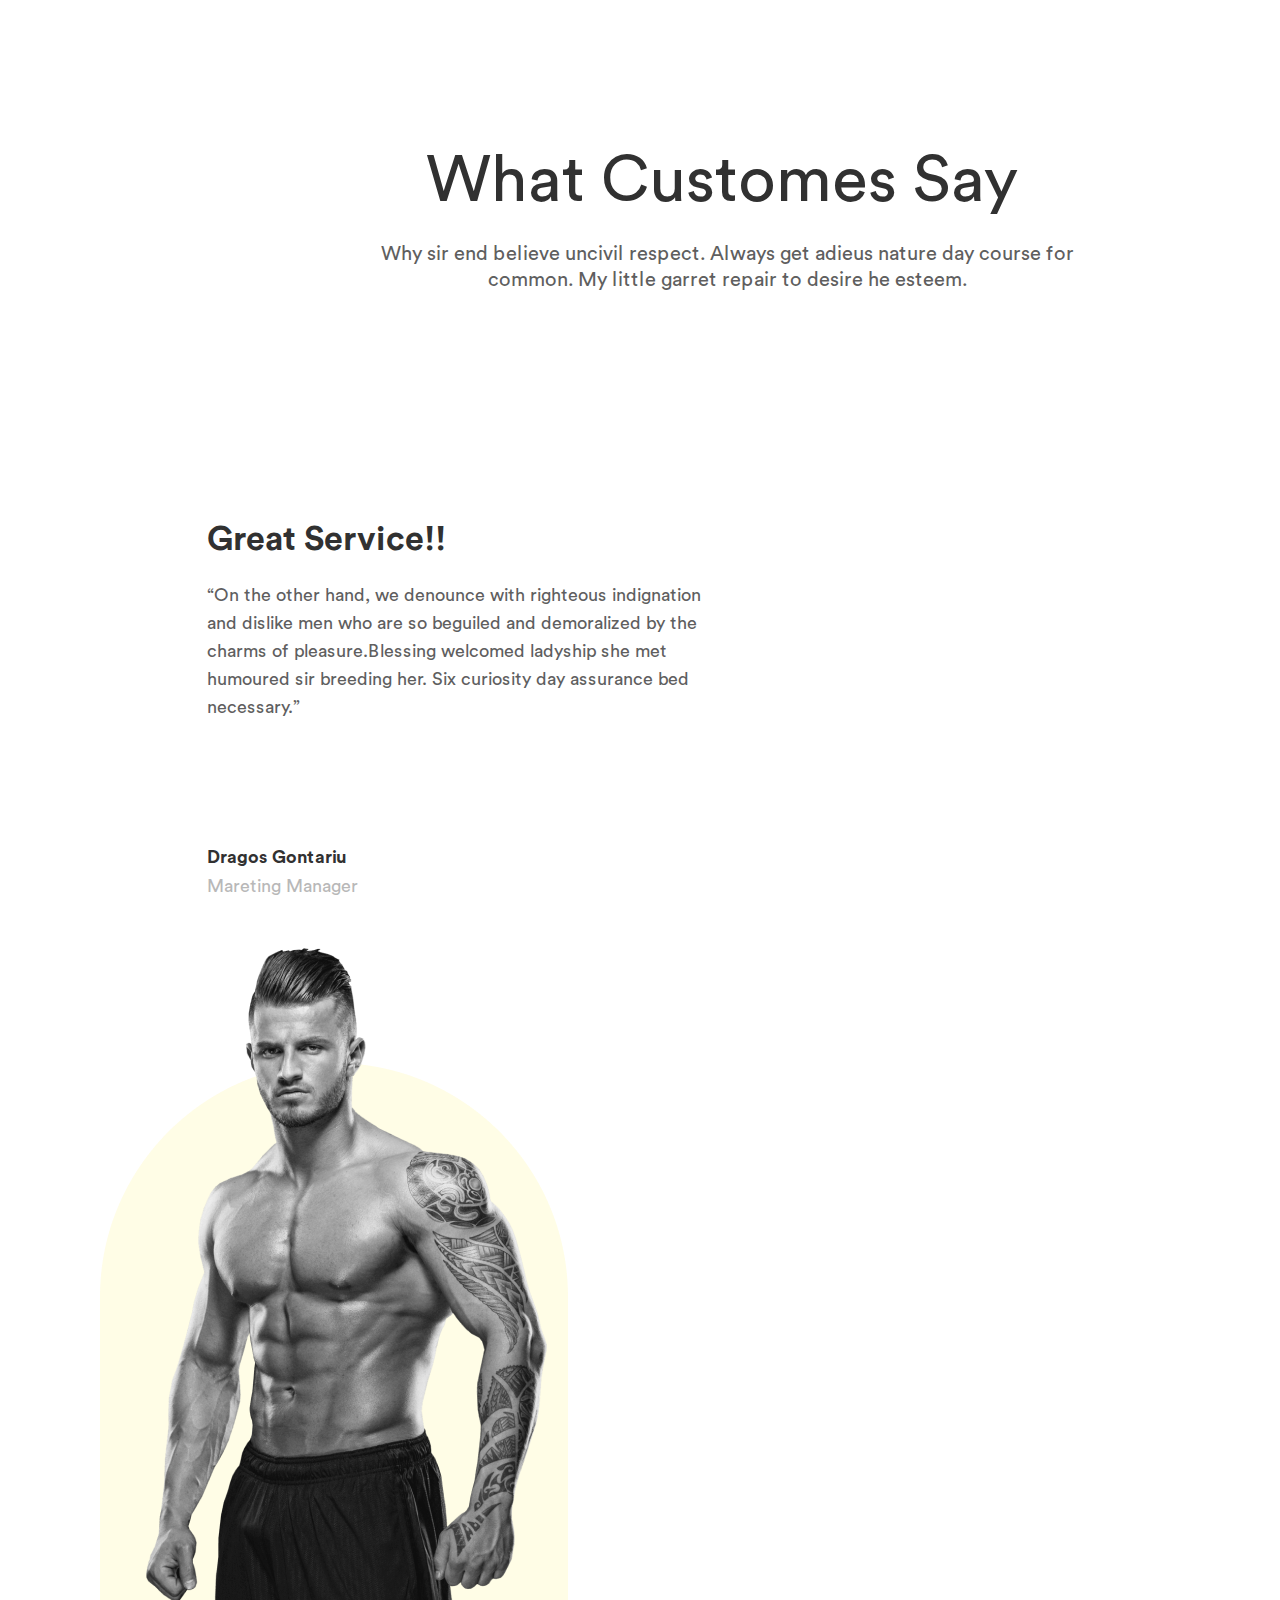
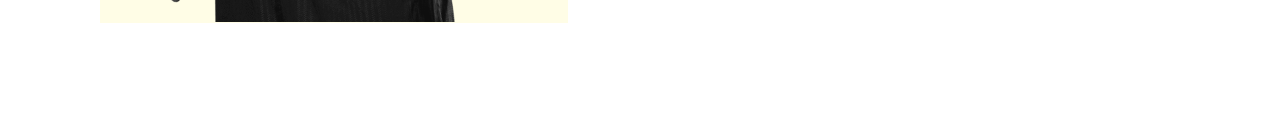
<file: index.html>
<!DOCTYPE html>
<html lang="ru">

<head>
	<meta charset="UTF-8">
	<meta http-equiv="X-UA-Compatible" content="IE=edge">
	<meta name="viewport" content="width=device-width, initial-scale=1.0">
	<link rel="stylesheet" href="css/style.css">
	<title>Lesson_6</title>
</head>

<body>
	<div class="wrapper">
		<header>

		</header>
		<main>
			<h1>What Customes Say</h1>
			<p class="text">Why sir end believe uncivil respect. Always get adieus nature day course for common. My little
				garret repair
				to desire he esteem.</p>
			<h2>Great Service!!</h2>
			<p class="paragraph">“On the other hand, we denounce with righteous indignation and dislike men who are so
				beguiled and
				demoralized by the charms of pleasure.Blessing welcomed ladyship she met humoured sir breeding her. Six
				curiosity day assurance bed necessary.”</p>
			<p class="word">Dragos Gontariu</p>
			<p class="word-2">Mareting Manager</p>
			<img src="img/Image (1).png" alt="Тренер">




		</main>
		<footer>

		</footer>

	</div>
</body>

</html>
</file>
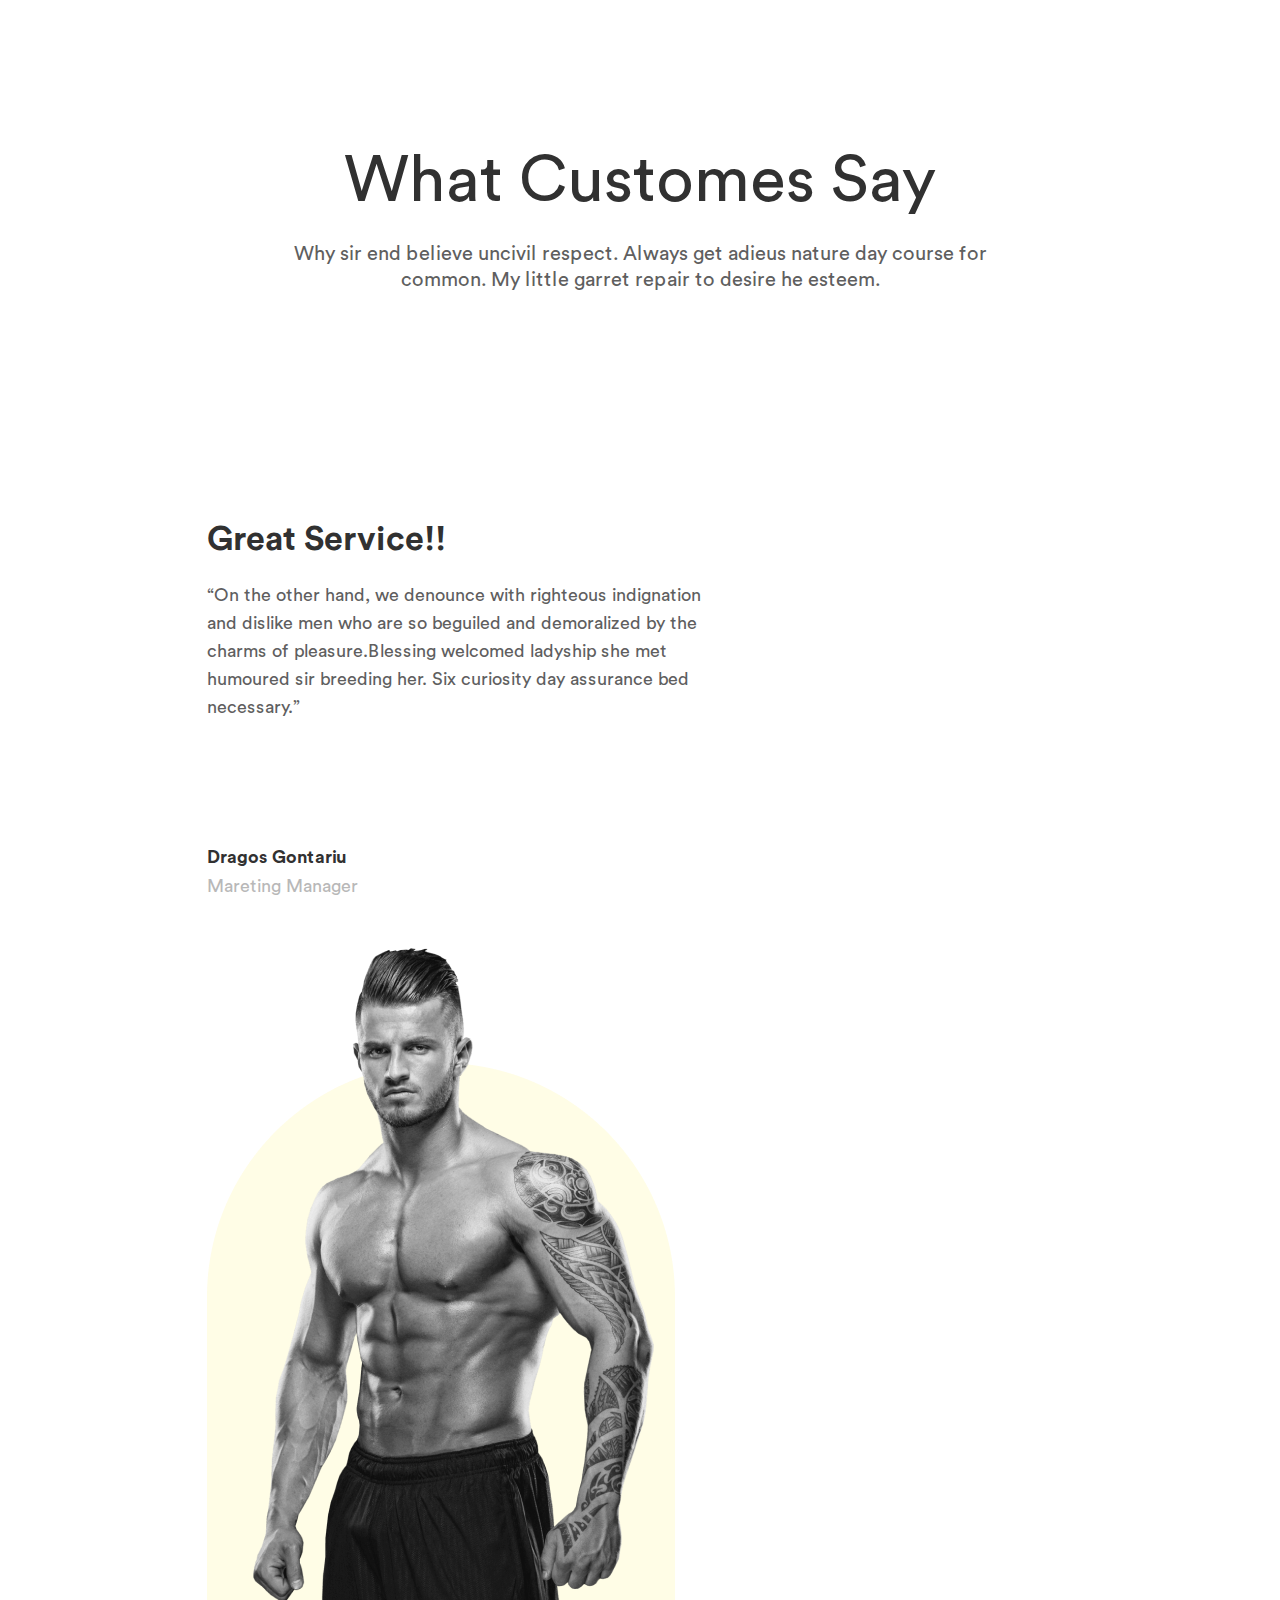
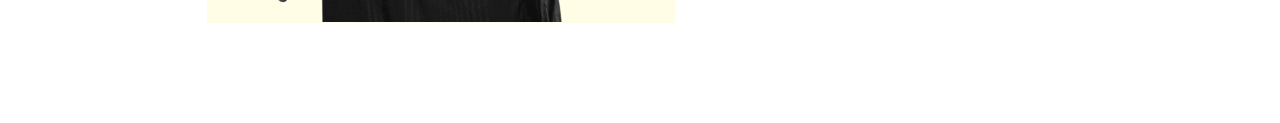
<file: index-2.html>
<!DOCTYPE html>
<html lang="ru">

<head>
	<meta charset="UTF-8">
	<meta http-equiv="X-UA-Compatible" content="IE=edge">
	<meta name="viewport" content="width=device-width, initial-scale=1.0">
	<link rel="stylesheet" href="css/style-2.css">
	<title>Lesson_6</title>
</head>

<body>
	<div class="wrapper">
		<header>
		</header>
		<main>
			<div class="article">
				<h1>What Customes Say</h1>
				<p class="text">Why sir end believe uncivil respect. Always get adieus nature day course for common. My
					little
					garret repair
					to desire he esteem.</p>
				<h2>Great Service!!</h2>
				<div class="container">
					<p class="paragraph">“On the other hand, we denounce with righteous indignation and dislike men who are
						so
						beguiled and
						demoralized by the charms of pleasure.Blessing welcomed ladyship she met humoured sir breeding her.
						Six
						curiosity day assurance bed necessary.”</p>
					<p class="word">Dragos Gontariu</p>
					<p class="word-2">Mareting Manager</p>
					<img src="img/image.png" alt="Тренер">
				</div>
			</div>
		</main>
		<footer>
		</footer>
	</div>
</body>

</html>
</file>
<file: css/style.css>
@import "null.css";
@font-face {
	font-family: "CircularStd";
	src: url("../fonts/CircularStd-Book.woff2") format("woff2"), url("../fonts/CircularStd-Book.woff") format("woff");
	font-weight: 400;
	font-style: normal;
	font-display: swap;
}
@font-face {
	font-family: "CircularStd";
	src: url("../fonts/CircularStd-Bold.woff2") format("woff2"), url("../fonts/CircularStd-Bold.woff") format("woff");
	font-weight: 700;
	font-style: normal;
	font-display: swap;
}
.wrapper {
	min-height: 100%;
	overflow: hidden;
	font-family: "CircularStd";
}
h1 {
	font-size: 65px;
	margin-left: 426px;
	margin-top: 140px;
	margin-bottom: 20px;
	color: #313131;
	line-height: 1.265;
}
.text {
	font-size: 20px;
	line-height: 1.265;
	margin-left: 352px;
	max-width: 750px;
	color: #5f5f5f;
	text-align: center;
	margin-bottom: 224px;
}
h2 {
	font-size: 34px;
	font-weight: 700;
	margin-left: 207px;
	margin-bottom: 20px;
	line-height: 1.3;
	color: #313131;
}
.paragraph {
	font-size: 18px;
	line-height: 1.56;
	margin-left: 207px;
	max-width: 508px;
	color: #5f5f5f;
	margin-bottom: 125px;
}
.word {
	font-size: 18px;
	font-weight: 700;
	line-height: 1.3;
	color: #313131;
	margin-left: 207px;
	margin-bottom: 5px;
}
.word-2 {
	font-size: 18px;
	line-height: 1.265;
	color: #b8b8b8;
	margin-left: 207px;
	margin-bottom: 50px;
}
img {
	margin-left: 100px;
	max-width: 468px;
	min-height: 675px;
	margin-bottom: 100px;
}
</file>
<file: css/style-2.css>
@import "null.css";
@font-face {
	font-family: "CircularStd";
	src: url("../fonts/CircularStd-Book.woff2") format("woff2"), url("../fonts/CircularStd-Book.woff") format("woff");
	font-weight: 400;
	font-style: normal;
	font-display: swap;
}
@font-face {
	font-family: "CircularStd";
	src: url("../fonts/CircularStd-Bold.woff2") format("woff2"), url("../fonts/CircularStd-Bold.woff") format("woff");
	font-weight: 700;
	font-style: normal;
	font-display: swap;
}
.wrapper {
	min-height: 100%;
	overflow: hidden;
	font-family: "CircularStd";
}
.article {
	padding-bottom: 100px;
	padding-top: 140px;
}
h1 {
	font-size: 65px;
	text-align: center;
	margin-bottom: 20px;
	color: #313131;
	line-height: 1.265;
}
.text {
	font-size: 20px;
	line-height: 1.265;
	max-width: 750px;
	color: #5f5f5f;
	text-align: center;
	margin: 0 auto;
	margin-bottom: 224px;
}
h2 {
	font-size: 34px;
	font-weight: 700;
	margin-left: 207px;
	margin-bottom: 20px;
	line-height: 1.3;
	color: #313131;
}
.container {
	margin-left: 207px;
	max-width: 508px;
}
.paragraph {
	font-size: 18px;
	line-height: 1.56;
	color: #5f5f5f;
	margin-bottom: 125px;
}
.word {
	font-size: 18px;
	font-weight: 700;
	line-height: 1.3;
	color: #313131;
	margin-bottom: 5px;
}
.word-2 {
	font-size: 18px;
	line-height: 1.265;
	color: #b8b8b8;
	margin-bottom: 50px;
}
img {
	max-width: 468px;
}
</file>
